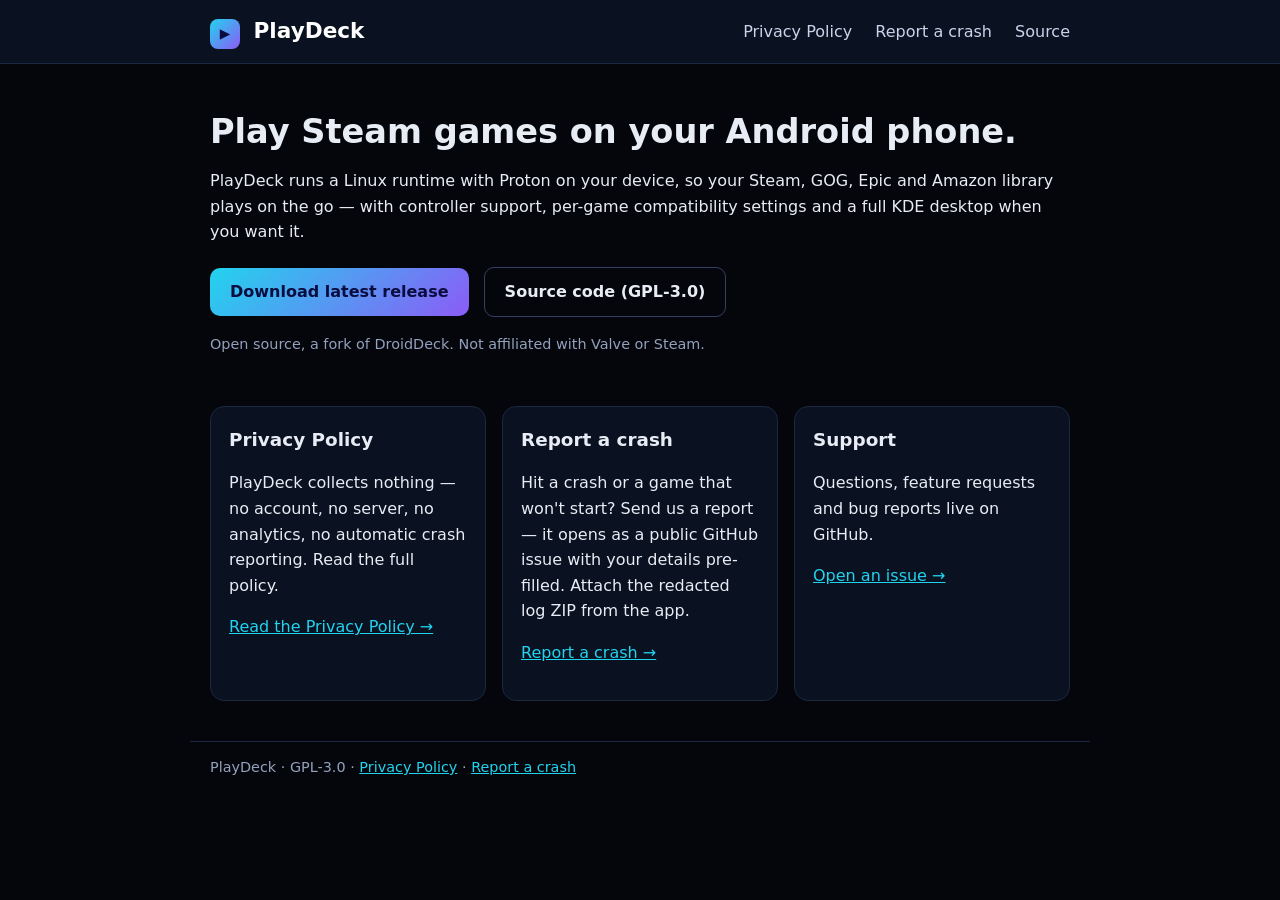
<file: docs/index.html>
<!DOCTYPE html>
<html lang="en">
<head>
<meta charset="utf-8">
<meta name="viewport" content="width=device-width, initial-scale=1">
<title>PlayDeck — Play Steam games on Android</title>
<meta name="description" content="PlayDeck is an open-source Android launcher that runs Steam, GOG, Epic and Amazon games on your phone with a Linux runtime and Proton.">
<link rel="stylesheet" href="style.css">
</head>
<body>
<header class="top">
  <div class="wrap">
    <a class="brand" href="./"><span class="mark" aria-hidden="true">▶</span> PlayDeck</a>
    <nav>
      <a href="privacy-policy.html">Privacy Policy</a>
      <a href="report-crash.html">Report a crash</a>
      <a href="https://github.com/Nabeelshar/Playdeck">Source</a>
    </nav>
  </div>
</header>
<main class="wrap">
  <section class="hero">
    <h1>Play Steam games on your Android phone.</h1>
    <p>PlayDeck runs a Linux runtime with Proton on your device, so your Steam, GOG, Epic and Amazon library plays on the go — with controller support, per-game compatibility settings and a full KDE desktop when you want it.</p>
    <p class="cta">
      <a class="btn" href="https://github.com/Nabeelshar/testrealise/releases?q=playdeck-v&expanded=true">Download latest release</a>
      <a class="btn ghost" href="https://github.com/Nabeelshar/Playdeck">Source code (GPL-3.0)</a>
    </p>
    <p class="note">Open source, a fork of DroidDeck. Not affiliated with Valve or Steam.</p>
  </section>
  <section class="cards">
    <div class="card">
      <h2>Privacy Policy</h2>
      <p>PlayDeck collects nothing — no account, no server, no analytics, no automatic crash reporting. Read the full policy.</p>
      <p><a href="privacy-policy.html">Read the Privacy Policy →</a></p>
    </div>
    <div class="card">
      <h2>Report a crash</h2>
      <p>Hit a crash or a game that won't start? Send us a report — it opens as a public GitHub issue with your details pre-filled. Attach the redacted log ZIP from the app.</p>
      <p><a href="report-crash.html">Report a crash →</a></p>
    </div>
    <div class="card">
      <h2>Support</h2>
      <p>Questions, feature requests and bug reports live on GitHub.</p>
      <p><a href="https://github.com/Nabeelshar/Playdeck/issues">Open an issue →</a></p>
    </div>
  </section>
</main>
<footer class="wrap"><p>PlayDeck · GPL-3.0 · <a href="privacy-policy.html">Privacy Policy</a> · <a href="report-crash.html">Report a crash</a></p></footer>
</body>
</html>
</file>
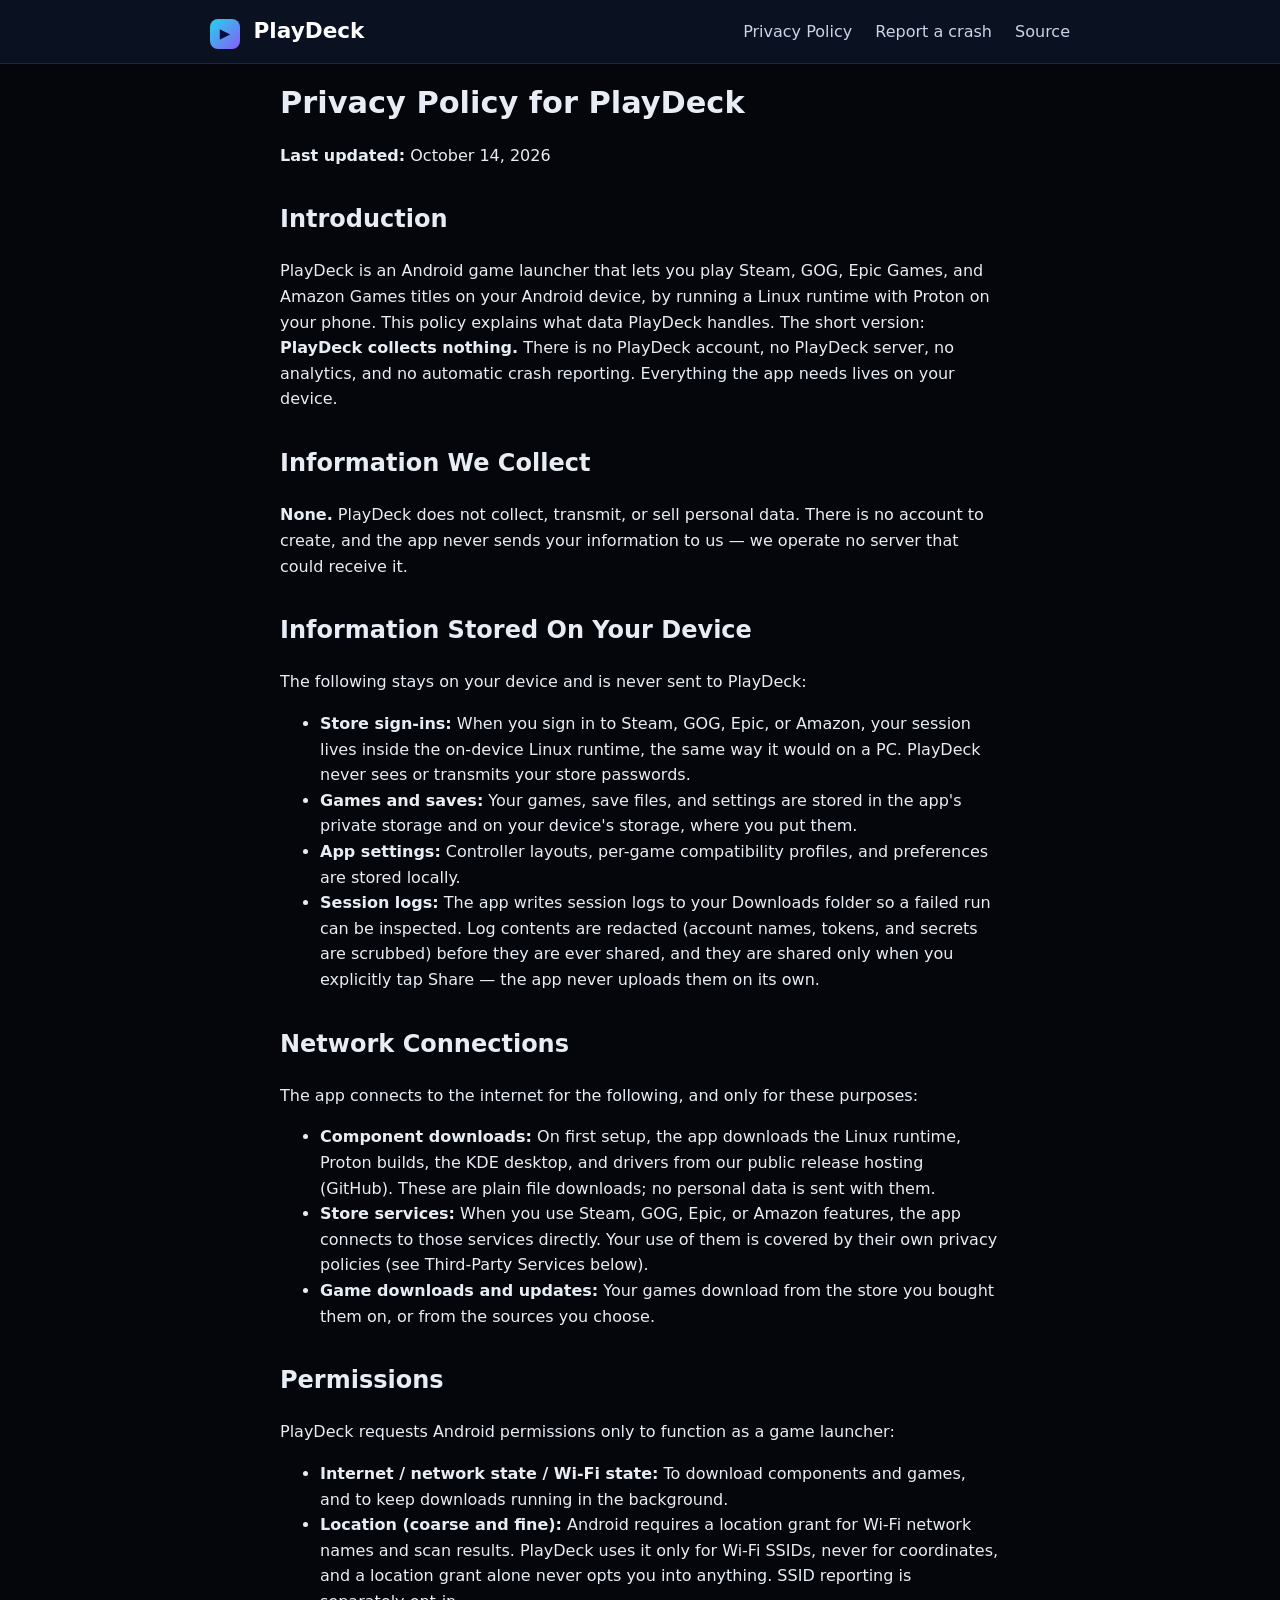
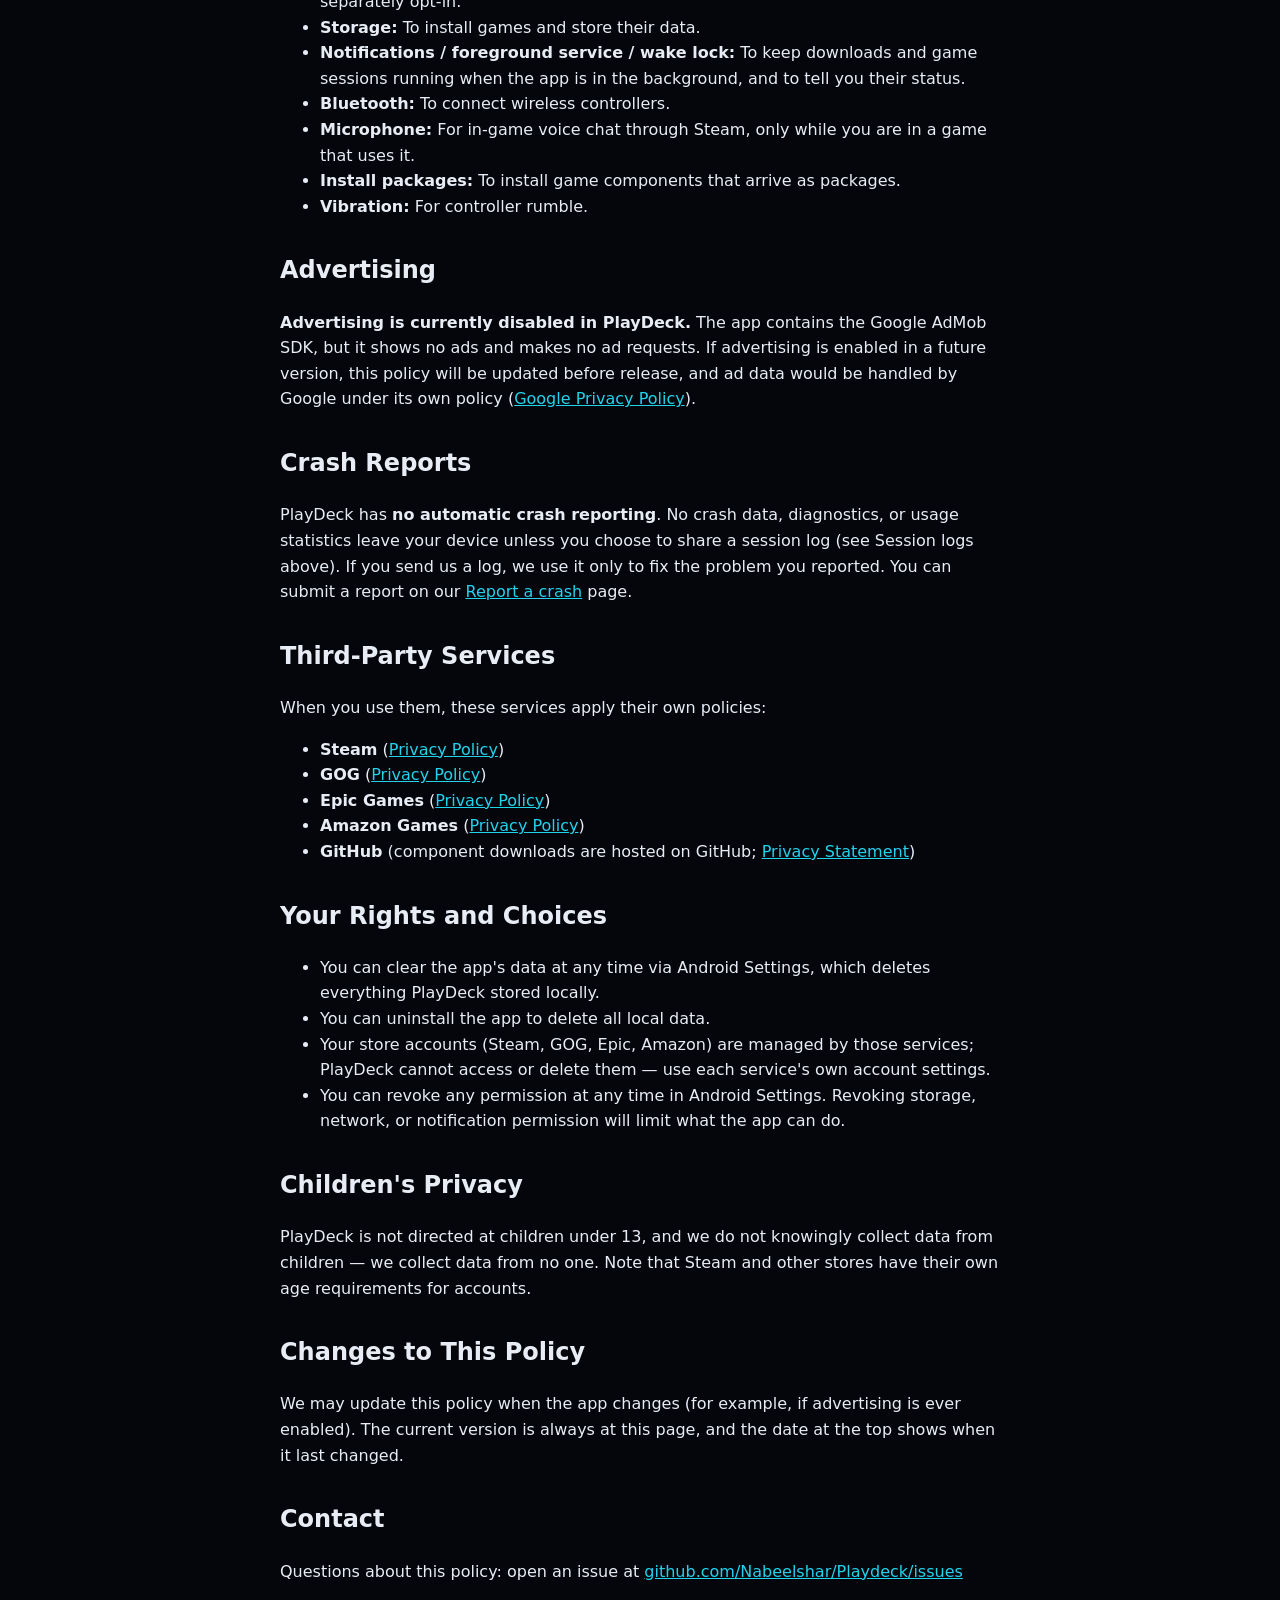
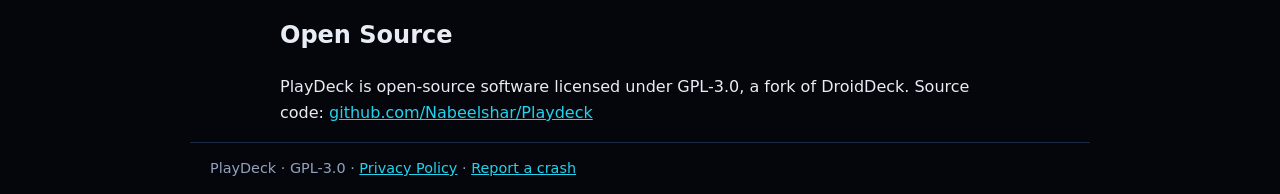
<file: docs/privacy-policy.html>
<!DOCTYPE html>
<html lang="en">
<head>
<meta charset="utf-8">
<meta name="viewport" content="width=device-width, initial-scale=1">
<title>Privacy Policy — PlayDeck</title>
<meta name="description" content="PlayDeck privacy policy: the app collects nothing.">
<link rel="stylesheet" href="style.css">
</head>
<body>
<header class="top">
  <div class="wrap">
    <a class="brand" href="./"><span class="mark" aria-hidden="true">▶</span> PlayDeck</a>
    <nav>
      <a href="privacy-policy.html">Privacy Policy</a>
      <a href="report-crash.html">Report a crash</a>
      <a href="https://github.com/Nabeelshar/Playdeck">Source</a>
    </nav>
  </div>
</header>
<main class="wrap narrow">
  <h1>Privacy Policy for PlayDeck</h1>
  <p><strong>Last updated:</strong> October 14, 2026</p>

  <h2>Introduction</h2>
  <p>PlayDeck is an Android game launcher that lets you play Steam, GOG, Epic Games, and Amazon Games titles on your Android device, by running a Linux runtime with Proton on your phone. This policy explains what data PlayDeck handles. The short version: <strong>PlayDeck collects nothing.</strong> There is no PlayDeck account, no PlayDeck server, no analytics, and no automatic crash reporting. Everything the app needs lives on your device.</p>

  <h2>Information We Collect</h2>
  <p><strong>None.</strong> PlayDeck does not collect, transmit, or sell personal data. There is no account to create, and the app never sends your information to us — we operate no server that could receive it.</p>

  <h2>Information Stored On Your Device</h2>
  <p>The following stays on your device and is never sent to PlayDeck:</p>
  <ul>
    <li><strong>Store sign-ins:</strong> When you sign in to Steam, GOG, Epic, or Amazon, your session lives inside the on-device Linux runtime, the same way it would on a PC. PlayDeck never sees or transmits your store passwords.</li>
    <li><strong>Games and saves:</strong> Your games, save files, and settings are stored in the app's private storage and on your device's storage, where you put them.</li>
    <li><strong>App settings:</strong> Controller layouts, per-game compatibility profiles, and preferences are stored locally.</li>
    <li><strong>Session logs:</strong> The app writes session logs to your Downloads folder so a failed run can be inspected. Log contents are redacted (account names, tokens, and secrets are scrubbed) before they are ever shared, and they are shared only when you explicitly tap Share — the app never uploads them on its own.</li>
  </ul>

  <h2>Network Connections</h2>
  <p>The app connects to the internet for the following, and only for these purposes:</p>
  <ul>
    <li><strong>Component downloads:</strong> On first setup, the app downloads the Linux runtime, Proton builds, the KDE desktop, and drivers from our public release hosting (GitHub). These are plain file downloads; no personal data is sent with them.</li>
    <li><strong>Store services:</strong> When you use Steam, GOG, Epic, or Amazon features, the app connects to those services directly. Your use of them is covered by their own privacy policies (see Third-Party Services below).</li>
    <li><strong>Game downloads and updates:</strong> Your games download from the store you bought them on, or from the sources you choose.</li>
  </ul>

  <h2>Permissions</h2>
  <p>PlayDeck requests Android permissions only to function as a game launcher:</p>
  <ul>
    <li><strong>Internet / network state / Wi-Fi state:</strong> To download components and games, and to keep downloads running in the background.</li>
    <li><strong>Location (coarse and fine):</strong> Android requires a location grant for Wi-Fi network names and scan results. PlayDeck uses it only for Wi-Fi SSIDs, never for coordinates, and a location grant alone never opts you into anything. SSID reporting is separately opt-in.</li>
    <li><strong>Storage:</strong> To install games and store their data.</li>
    <li><strong>Notifications / foreground service / wake lock:</strong> To keep downloads and game sessions running when the app is in the background, and to tell you their status.</li>
    <li><strong>Bluetooth:</strong> To connect wireless controllers.</li>
    <li><strong>Microphone:</strong> For in-game voice chat through Steam, only while you are in a game that uses it.</li>
    <li><strong>Install packages:</strong> To install game components that arrive as packages.</li>
    <li><strong>Vibration:</strong> For controller rumble.</li>
  </ul>

  <h2>Advertising</h2>
  <p><strong>Advertising is currently disabled in PlayDeck.</strong> The app contains the Google AdMob SDK, but it shows no ads and makes no ad requests. If advertising is enabled in a future version, this policy will be updated before release, and ad data would be handled by Google under its own policy (<a href="https://policies.google.com/privacy">Google Privacy Policy</a>).</p>

  <h2>Crash Reports</h2>
  <p>PlayDeck has <strong>no automatic crash reporting</strong>. No crash data, diagnostics, or usage statistics leave your device unless you choose to share a session log (see Session logs above). If you send us a log, we use it only to fix the problem you reported. You can submit a report on our <a href="report-crash.html">Report a crash</a> page.</p>

  <h2>Third-Party Services</h2>
  <p>When you use them, these services apply their own policies:</p>
  <ul>
    <li><strong>Steam</strong> (<a href="https://store.steampowered.com/privacy_agreement/">Privacy Policy</a>)</li>
    <li><strong>GOG</strong> (<a href="https://support.gog.com/hc/en-us/articles/360016751897">Privacy Policy</a>)</li>
    <li><strong>Epic Games</strong> (<a href="https://www.epicgames.com/site/en-US/privacypolicy">Privacy Policy</a>)</li>
    <li><strong>Amazon Games</strong> (<a href="https://www.amazon.com/gp/help/customer/display.html?nodeId=GX7NJQ4ZB8MHFRNJ">Privacy Policy</a>)</li>
    <li><strong>GitHub</strong> (component downloads are hosted on GitHub; <a href="https://docs.github.com/en/site-policy/privacy-policies/github-general-privacy-statement">Privacy Statement</a>)</li>
  </ul>

  <h2>Your Rights and Choices</h2>
  <ul>
    <li>You can clear the app's data at any time via Android Settings, which deletes everything PlayDeck stored locally.</li>
    <li>You can uninstall the app to delete all local data.</li>
    <li>Your store accounts (Steam, GOG, Epic, Amazon) are managed by those services; PlayDeck cannot access or delete them — use each service's own account settings.</li>
    <li>You can revoke any permission at any time in Android Settings. Revoking storage, network, or notification permission will limit what the app can do.</li>
  </ul>

  <h2>Children's Privacy</h2>
  <p>PlayDeck is not directed at children under 13, and we do not knowingly collect data from children — we collect data from no one. Note that Steam and other stores have their own age requirements for accounts.</p>

  <h2>Changes to This Policy</h2>
  <p>We may update this policy when the app changes (for example, if advertising is ever enabled). The current version is always at this page, and the date at the top shows when it last changed.</p>

  <h2>Contact</h2>
  <p>Questions about this policy: open an issue at <a href="https://github.com/Nabeelshar/Playdeck/issues">github.com/Nabeelshar/Playdeck/issues</a></p>

  <h2>Open Source</h2>
  <p>PlayDeck is open-source software licensed under GPL-3.0, a fork of DroidDeck. Source code: <a href="https://github.com/Nabeelshar/Playdeck">github.com/Nabeelshar/Playdeck</a></p>
</main>
<footer class="wrap"><p>PlayDeck · GPL-3.0 · <a href="privacy-policy.html">Privacy Policy</a> · <a href="report-crash.html">Report a crash</a></p></footer>
</body>
</html>
</file>
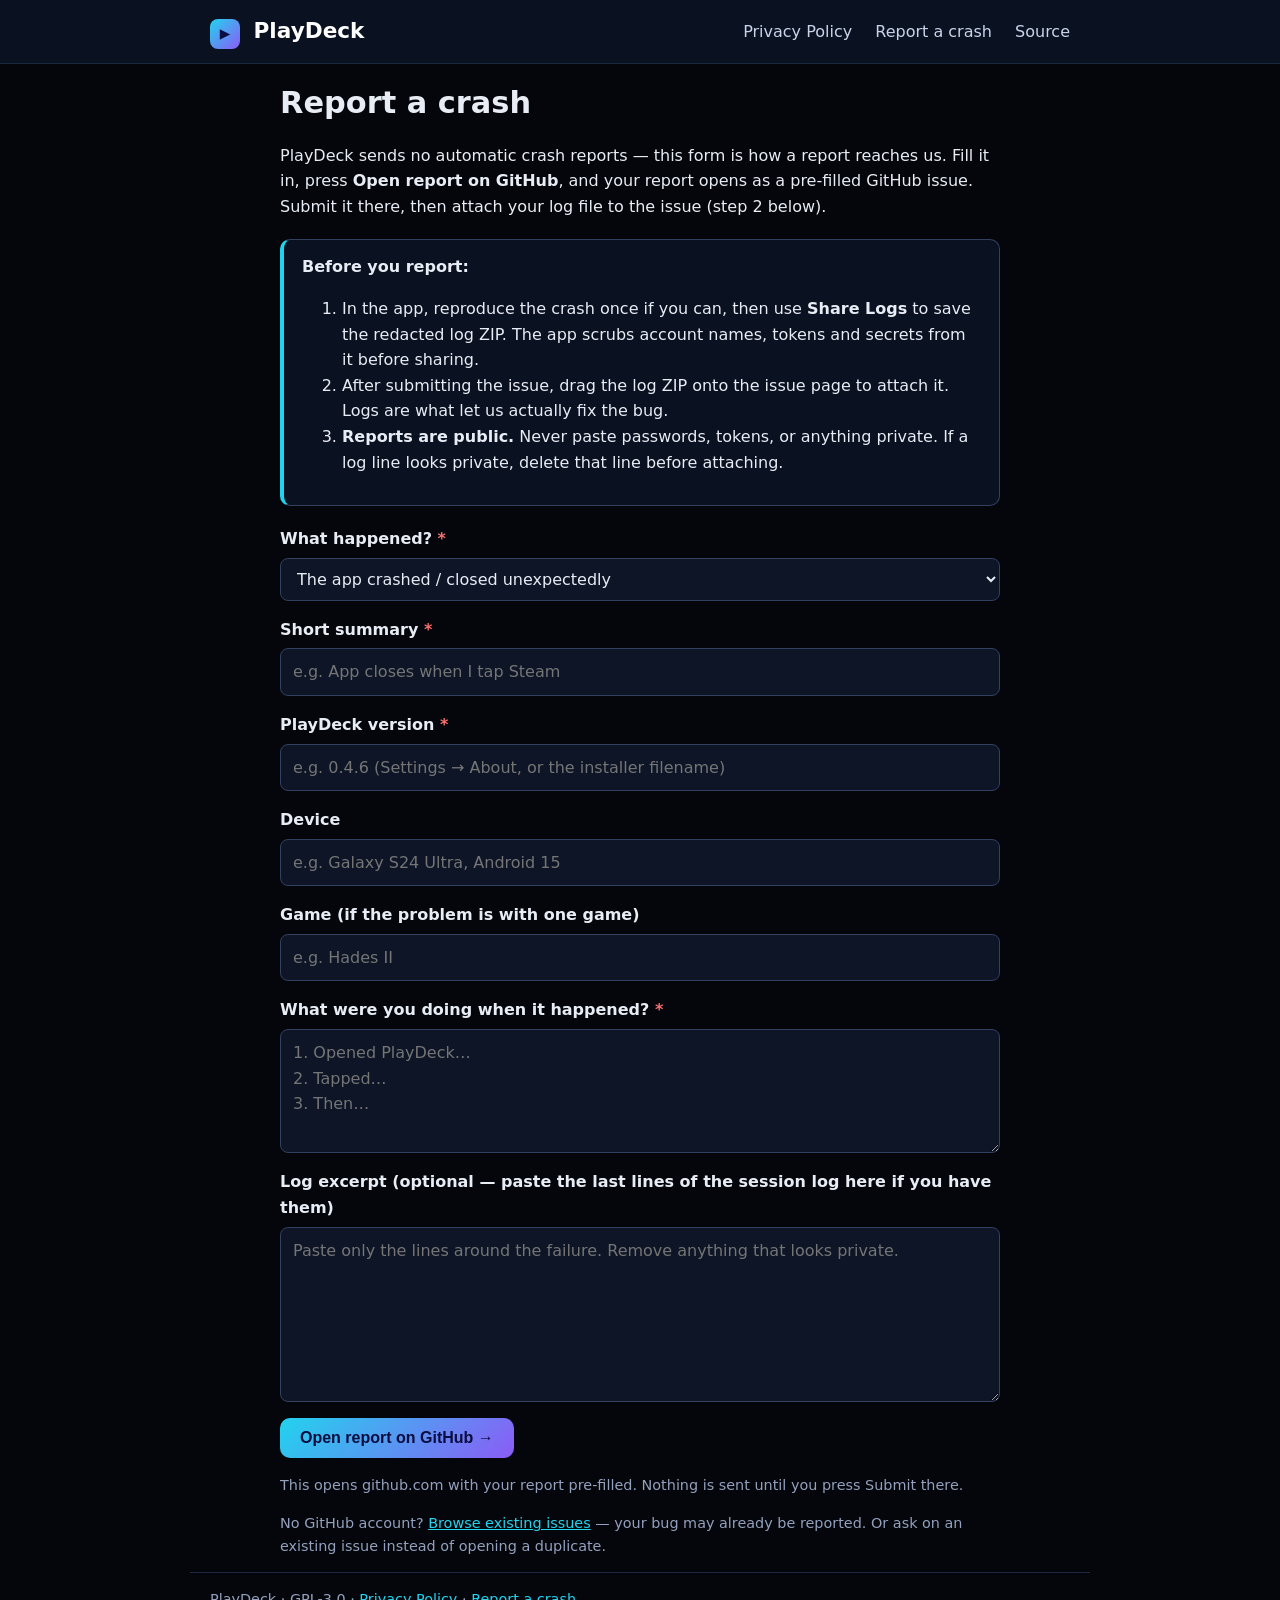
<file: docs/report-crash.html>
<!DOCTYPE html>
<html lang="en">
<head>
<meta charset="utf-8">
<meta name="viewport" content="width=device-width, initial-scale=1">
<title>Report a crash — PlayDeck</title>
<meta name="description" content="Report a PlayDeck crash or a game that won't start.">
<link rel="stylesheet" href="style.css">
</head>
<body>
<header class="top">
  <div class="wrap">
    <a class="brand" href="./"><span class="mark" aria-hidden="true">▶</span> PlayDeck</a>
    <nav>
      <a href="privacy-policy.html">Privacy Policy</a>
      <a href="report-crash.html">Report a crash</a>
      <a href="https://github.com/Nabeelshar/Playdeck">Source</a>
    </nav>
  </div>
</header>
<main class="wrap narrow">
  <h1>Report a crash</h1>
  <p>PlayDeck sends no automatic crash reports — this form is how a report reaches us. Fill it in, press <strong>Open report on GitHub</strong>, and your report opens as a pre-filled GitHub issue. Submit it there, then attach your log file to the issue (step 2 below).</p>

  <div class="callout">
    <strong>Before you report:</strong>
    <ol>
      <li>In the app, reproduce the crash once if you can, then use <strong>Share Logs</strong> to save the redacted log ZIP. The app scrubs account names, tokens and secrets from it before sharing.</li>
      <li>After submitting the issue, drag the log ZIP onto the issue page to attach it. Logs are what let us actually fix the bug.</li>
      <li><strong>Reports are public.</strong> Never paste passwords, tokens, or anything private. If a log line looks private, delete that line before attaching.</li>
    </ol>
  </div>

  <form id="crash-form">
    <label>What happened? <span class="req">*</span>
      <select id="kind" required>
        <option value="App crash">The app crashed / closed unexpectedly</option>
        <option value="Game won't start">A game won't start</option>
        <option value="Game crash / freeze">A game crashed or froze</option>
        <option value="Download / install failure">A download or install failed</option>
        <option value="Controller / input problem">Controller or input problem</option>
        <option value="Other">Something else</option>
      </select>
    </label>
    <label>Short summary <span class="req">*</span>
      <input id="summary" type="text" maxlength="100" placeholder="e.g. App closes when I tap Steam" required>
    </label>
    <label>PlayDeck version <span class="req">*</span>
      <input id="version" type="text" placeholder="e.g. 0.4.6 (Settings → About, or the installer filename)" required>
    </label>
    <label>Device
      <input id="device" type="text" placeholder="e.g. Galaxy S24 Ultra, Android 15">
    </label>
    <label>Game (if the problem is with one game)
      <input id="game" type="text" placeholder="e.g. Hades II">
    </label>
    <label>What were you doing when it happened? <span class="req">*</span>
      <textarea id="steps" rows="4" placeholder="1. Opened PlayDeck…&#10;2. Tapped…&#10;3. Then…" required></textarea>
    </label>
    <label>Log excerpt (optional — paste the last lines of the session log here if you have them)
      <textarea id="log" rows="6" placeholder="Paste only the lines around the failure. Remove anything that looks private."></textarea>
    </label>
    <p><button class="btn" type="submit">Open report on GitHub →</button></p>
    <p class="note">This opens github.com with your report pre-filled. Nothing is sent until you press Submit there.</p>
  </form>

  <p class="note">No GitHub account? <a href="https://github.com/Nabeelshar/Playdeck/issues">Browse existing issues</a> — your bug may already be reported. Or ask on an existing issue instead of opening a duplicate.</p>
</main>
<footer class="wrap"><p>PlayDeck · GPL-3.0 · <a href="privacy-policy.html">Privacy Policy</a> · <a href="report-crash.html">Report a crash</a></p></footer>
<script>
document.getElementById('crash-form').addEventListener('submit', function (e) {
  e.preventDefault();
  var v = function (id) { return document.getElementById(id).value.trim(); };
  var title = '[Crash] ' + v('summary');
  var body = [
    '## Report',
    '',
    '- **What:** ' + v('kind'),
    '- **PlayDeck version:** ' + v('version'),
    '- **Device:** ' + (v('device') || '—'),
    '- **Game:** ' + (v('game') || '—'),
    '',
    '## What happened',
    '',
    v('steps'),
    '',
    '## Log excerpt',
    '',
    v('log') ? '```\n' + v('log') + '\n```' : '_No log pasted — please attach the Share Logs ZIP to this issue._',
    '',
    '---',
    '_Submitted from the PlayDeck website crash-report form._'
  ].join('\n');
  var url = 'https://github.com/Nabeelshar/Playdeck/issues/new'
    + '?labels=' + encodeURIComponent('bug,crash-report')
    + '&title=' + encodeURIComponent(title)
    + '&body=' + encodeURIComponent(body);
  window.open(url, '_blank', 'noopener');
});
</script>
</body>
</html>
</file>
<file: docs/style.css>
:root { color-scheme: dark; }
* { box-sizing: border-box; }
body { margin: 0; font-family: system-ui, -apple-system, "Segoe UI", Roboto, sans-serif; background: #04060b; color: #e8ecf4; line-height: 1.6; }
a { color: #22d3ee; }
.wrap { max-width: 900px; margin: 0 auto; padding: 0 20px; }
.wrap.narrow { max-width: 760px; }
.top { border-bottom: 1px solid #1c2740; background: #0a1120; }
.top .wrap { display: flex; align-items: center; justify-content: space-between; gap: 16px; padding-top: 14px; padding-bottom: 14px; flex-wrap: wrap; }
.brand { font-size: 1.35rem; font-weight: 800; color: #fff; text-decoration: none; }
.mark { display: inline-flex; align-items: center; justify-content: center; width: 30px; height: 30px; border-radius: 8px; background: linear-gradient(135deg, #22d3ee, #8b5cf6); color: #0b0c40; font-size: 0.85rem; margin-right: 6px; }
nav a { margin-left: 18px; color: #c9d4ea; text-decoration: none; }
nav a:hover { color: #fff; }
.hero { padding: 48px 0 24px; }
.hero h1 { font-size: 2.1rem; line-height: 1.2; margin: 0 0 12px; }
.cta { margin-top: 22px; }
.btn { display: inline-block; background: linear-gradient(135deg, #22d3ee, #8b5cf6); color: #0b0c40; font-weight: 700; padding: 11px 20px; border: none; border-radius: 10px; text-decoration: none; cursor: pointer; font-size: 1rem; }
.btn.ghost { background: transparent; color: #e8ecf4; border: 1px solid #33405f; margin-left: 10px; }
.note { color: #93a1bd; font-size: 0.9rem; }
.cards { display: grid; grid-template-columns: repeat(auto-fit, minmax(240px, 1fr)); gap: 16px; padding: 12px 0 40px; }
.card { border: 1px solid #1c2740; border-radius: 14px; padding: 18px; background: #0a1120; }
.card h2 { margin-top: 0; font-size: 1.15rem; }
h1 { font-size: 1.9rem; line-height: 1.25; }
h2 { margin-top: 2rem; }
footer { border-top: 1px solid #1c2740; padding: 18px 0 40px; color: #93a1bd; font-size: 0.9rem; }
.callout { border: 1px solid #33405f; border-left: 4px solid #22d3ee; border-radius: 10px; padding: 14px 18px; background: #0a1120; margin: 20px 0; }
label { display: block; margin: 16px 0; font-weight: 600; }
.req { color: #f87171; }
input, select, textarea { display: block; width: 100%; margin-top: 6px; padding: 10px 12px; border: 1px solid #33405f; border-radius: 8px; background: #0d1526; color: #e8ecf4; font: inherit; font-weight: 400; }
input:focus, select:focus, textarea:focus { outline: 2px solid #22d3ee; border-color: #22d3ee; }
</file>
